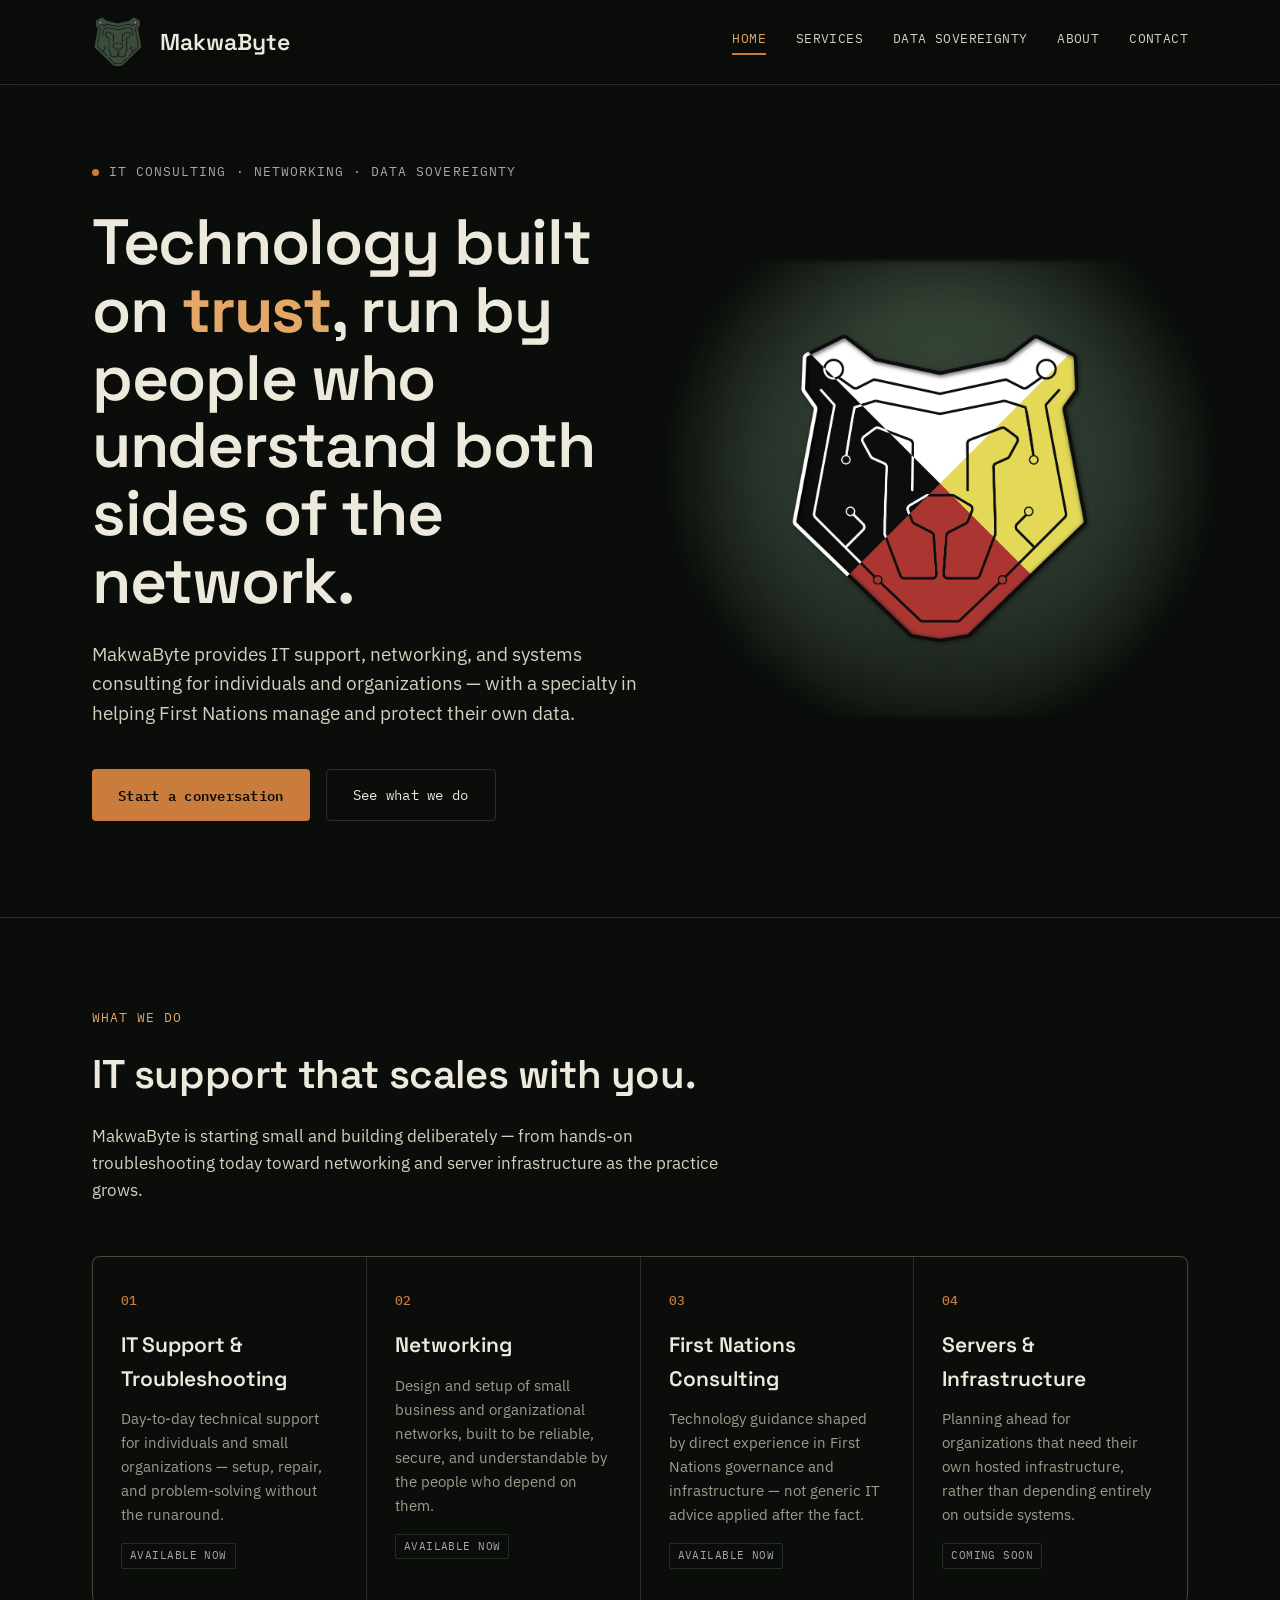
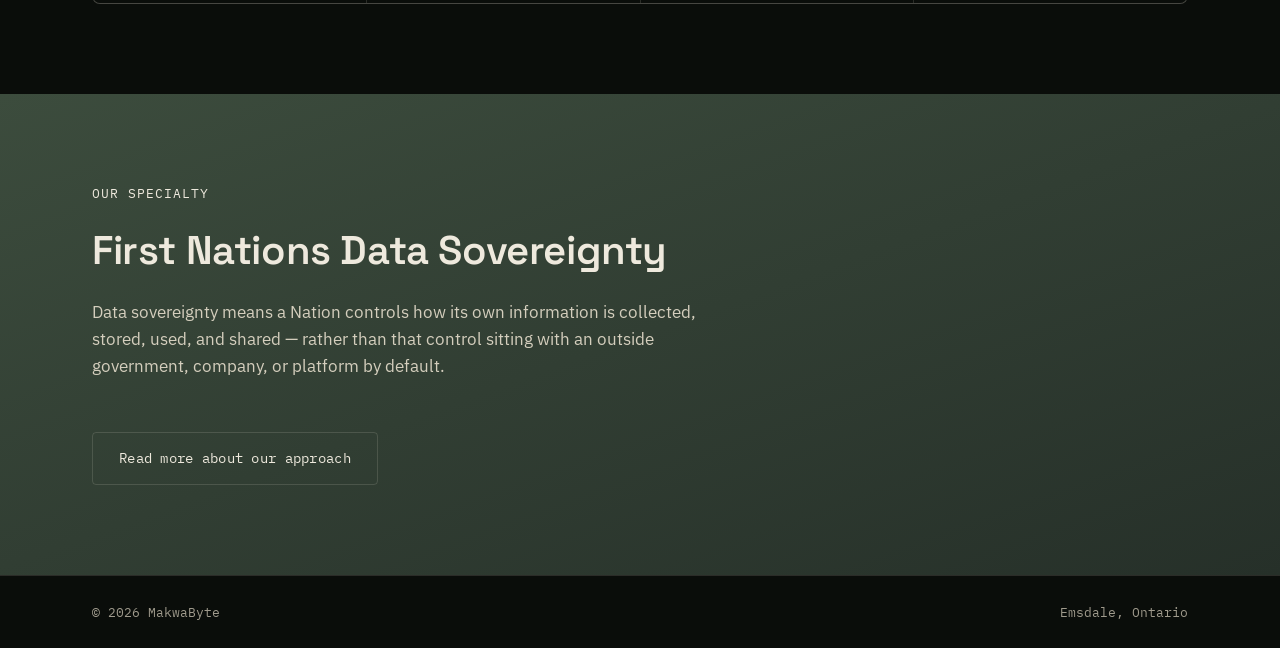
<file: index.html>
<!DOCTYPE html>
<html lang="en">
<head>
<meta charset="UTF-8">
<meta name="viewport" content="width=device-width, initial-scale=1.0">
<title>MakwaByte — IT Consulting &amp; First Nations Data Sovereignty</title>
<meta name="description" content="MakwaByte provides IT consulting, networking, and technology services, with a specialty in First Nations data sovereignty.">
<link rel="preconnect" href="https://fonts.googleapis.com">
<link rel="preconnect" href="https://fonts.gstatic.com" crossorigin>
<link href="https://fonts.googleapis.com/css2?family=Space+Grotesk:wght@500;600;700&family=IBM+Plex+Sans:wght@400;500&family=IBM+Plex+Mono:wght@400;500&display=swap" rel="stylesheet">
<link rel="stylesheet" href="style.css">
<link rel="icon" type="image/png" sizes="32x32" href="assets/favicon-64.png">
<link rel="apple-touch-icon" href="assets/favicon-180.png">
</head>
<body>

<header>
  <div class="header-inner">
    <a href="index.html" class="logo">
      <img src="assets/logo-icon-green.png" alt="MakwaByte" class="logo-mark">
      MakwaByte
    </a>
    <nav>
      <a href="index.html" aria-current="page">Home</a>
      <a href="services.html">Services</a>
      <a href="sovereignty.html">Data Sovereignty</a>
      <a href="about.html">About</a>
      <a href="contact.html">Contact</a>
    </nav>
  </div>
</header>

<main>

  <section class="home-hero">
    <div class="wrap">
      <div>
        <span class="eyebrow">IT Consulting · Networking · Data Sovereignty</span>
        <h1>Technology built on <em>trust</em>, run by people who understand both sides of the network.</h1>
        <p class="hero-sub">MakwaByte provides IT support, networking, and systems consulting for individuals and organizations — with a specialty in helping First Nations manage and protect their own data.</p>
        <div class="cta-row">
          <a href="contact.html" class="btn btn-primary">Start a conversation</a>
          <a href="services.html" class="btn btn-ghost">See what we do</a>
        </div>
      </div>
      <div class="hero-visual">
        <img src="assets/logo-icon.png" alt="MakwaByte logo mark">
      </div>
    </div>
  </section>

  <hr class="divider">

  <section id="services">
    <div class="wrap">
      <div class="section-head">
        <span class="section-label">What we do</span>
        <h2>IT support that scales with you.</h2>
        <p>MakwaByte is starting small and building deliberately — from hands-on troubleshooting today toward networking and server infrastructure as the practice grows.</p>
      </div>
      <div class="services-grid">
        <div class="service-card">
          <span class="service-index">01</span>
          <h3>IT Support &amp; Troubleshooting</h3>
          <p>Day-to-day technical support for individuals and small organizations — setup, repair, and problem-solving without the runaround.</p>
          <span class="tag">Available now</span>
        </div>
        <div class="service-card">
          <span class="service-index">02</span>
          <h3>Networking</h3>
          <p>Design and setup of small business and organizational networks, built to be reliable, secure, and understandable by the people who depend on them.</p>
          <span class="tag">Available now</span>
        </div>
        <div class="service-card">
          <span class="service-index">03</span>
          <h3>First Nations Consulting</h3>
          <p>Technology guidance shaped by direct experience in First Nations governance and infrastructure — not generic IT advice applied after the fact.</p>
          <span class="tag">Available now</span>
        </div>
        <div class="service-card">
          <span class="service-index">04</span>
          <h3>Servers &amp; Infrastructure</h3>
          <p>Planning ahead for organizations that need their own hosted infrastructure, rather than depending entirely on outside systems.</p>
          <span class="tag">Coming Soon</span>
        </div>
      </div>
    </div>
  </section>

  <section class="section-green">
    <div class="wrap">
      <div class="section-head">
        <span class="section-label">Our specialty</span>
        <h2>First Nations Data Sovereignty</h2>
        <p>Data sovereignty means a Nation controls how its own information is collected, stored, used, and shared — rather than that control sitting with an outside government, company, or platform by default.</p>
      </div>
      <a href="sovereignty.html" class="btn btn-ghost">Read more about our approach</a>
    </div>
  </section>

</main>

<footer>
  <div class="wrap footer-inner">
    <span>© 2026 MakwaByte</span>
    <span>Emsdale, Ontario</span>
  </div>
</footer>

<!-- Cloudflare Web Analytics --><script type='module' src='https://static.cloudflareinsights.com/beacon.min.js' data-cf-beacon='{"token": "6eedadbd416c4923acf4580f31ecd2ab"}'></script><!-- End Cloudflare Web Analytics -->
</body>
</html>
</file>
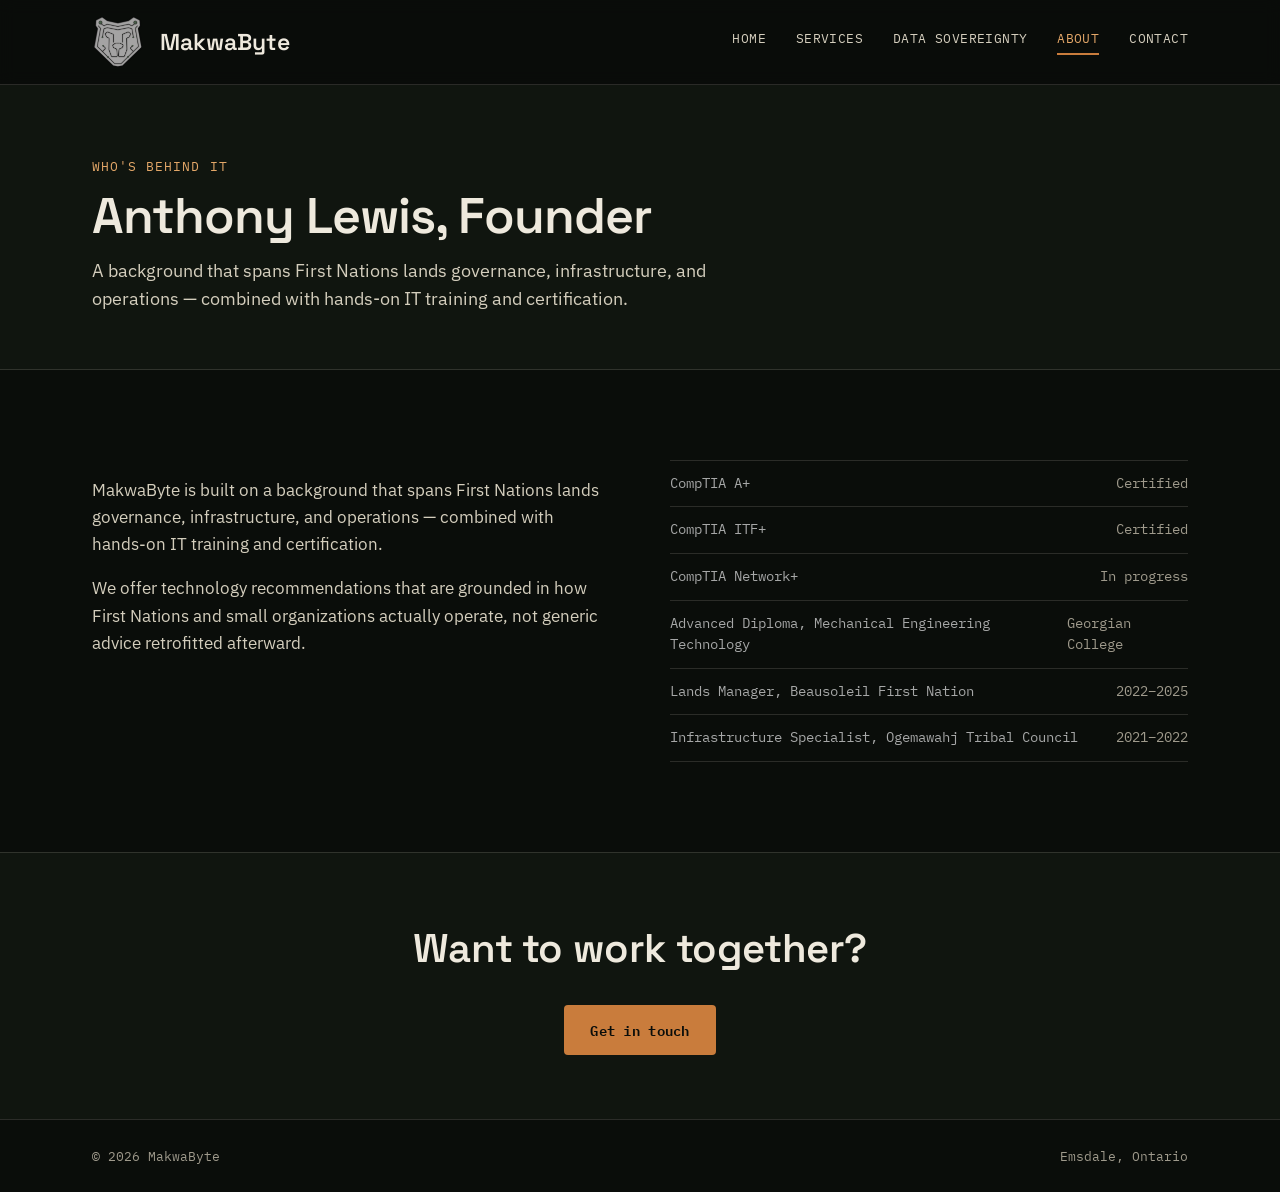
<file: about.html>
<!DOCTYPE html>
<html lang="en">
<head>
<meta charset="UTF-8">
<meta name="viewport" content="width=device-width, initial-scale=1.0">
<title>About — MakwaByte</title>
<link rel="preconnect" href="https://fonts.googleapis.com">
<link rel="preconnect" href="https://fonts.gstatic.com" crossorigin>
<link href="https://fonts.googleapis.com/css2?family=Space+Grotesk:wght@500;600;700&family=IBM+Plex+Sans:wght@400;500&family=IBM+Plex+Mono:wght@400;500&display=swap" rel="stylesheet">
<link rel="stylesheet" href="style.css">
<link rel="icon" type="image/png" sizes="32x32" href="assets/favicon-64.png">
<link rel="apple-touch-icon" href="assets/favicon-180.png">
</head>
<body>

<header>
  <div class="header-inner">
    <a href="index.html" class="logo">
      <img src="assets/logo-icon-about.png" alt="MakwaByte" class="logo-mark">
      MakwaByte
    </a>
    <nav>
      <a href="index.html">Home</a>
      <a href="services.html">Services</a>
      <a href="sovereignty.html">Data Sovereignty</a>
      <a href="about.html" aria-current="page">About</a>
      <a href="contact.html">Contact</a>
    </nav>
  </div>
</header>

<main>

  <section class="page-hero">
    <div class="wrap">
      <span class="section-label">Who's behind it</span>
      <h1>Anthony Lewis, Founder</h1>
      <p>A background that spans First Nations lands governance, infrastructure, and operations — combined with hands-on IT training and certification.</p>
    </div>
  </section>

  <section>
    <div class="wrap">
      <div class="about-grid">
        <div>
          <p>MakwaByte is built on a background that spans First Nations lands governance, infrastructure, and operations — combined with hands-on IT training and certification.</p>
          <p>We offer technology recommendations that are grounded in how First Nations and small organizations actually operate, not generic advice retrofitted afterward.</p>
        </div>
        <ul class="cred-list">
          <li><span>CompTIA A+</span><span class="yr">Certified</span></li>
          <li><span>CompTIA ITF+</span><span class="yr">Certified</span></li>
          <li><span>CompTIA Network+</span><span class="yr">In progress</span></li>
          <li><span>Advanced Diploma, Mechanical Engineering Technology</span><span class="yr">Georgian College</span></li>
          <li><span>Lands Manager, Beausoleil First Nation</span><span class="yr">2022–2025</span></li>
          <li><span>Infrastructure Specialist, Ogemawahj Tribal Council</span><span class="yr">2021–2022</span></li>
        </ul>
      </div>
    </div>
  </section>

  <section class="cta-band">
    <div class="wrap">
      <h2>Want to work together?</h2>
      <div class="cta-row">
        <a href="contact.html" class="btn btn-primary">Get in touch</a>
      </div>
    </div>
  </section>

</main>

<footer>
  <div class="wrap footer-inner">
    <span>© 2026 MakwaByte</span>
    <span>Emsdale, Ontario</span>
  </div>
</footer>

<!-- Cloudflare Web Analytics --><script type='module' src='https://static.cloudflareinsights.com/beacon.min.js' data-cf-beacon='{"token": "6eedadbd416c4923acf4580f31ecd2ab"}'></script><!-- End Cloudflare Web Analytics -->
</body>
</html>
</file>
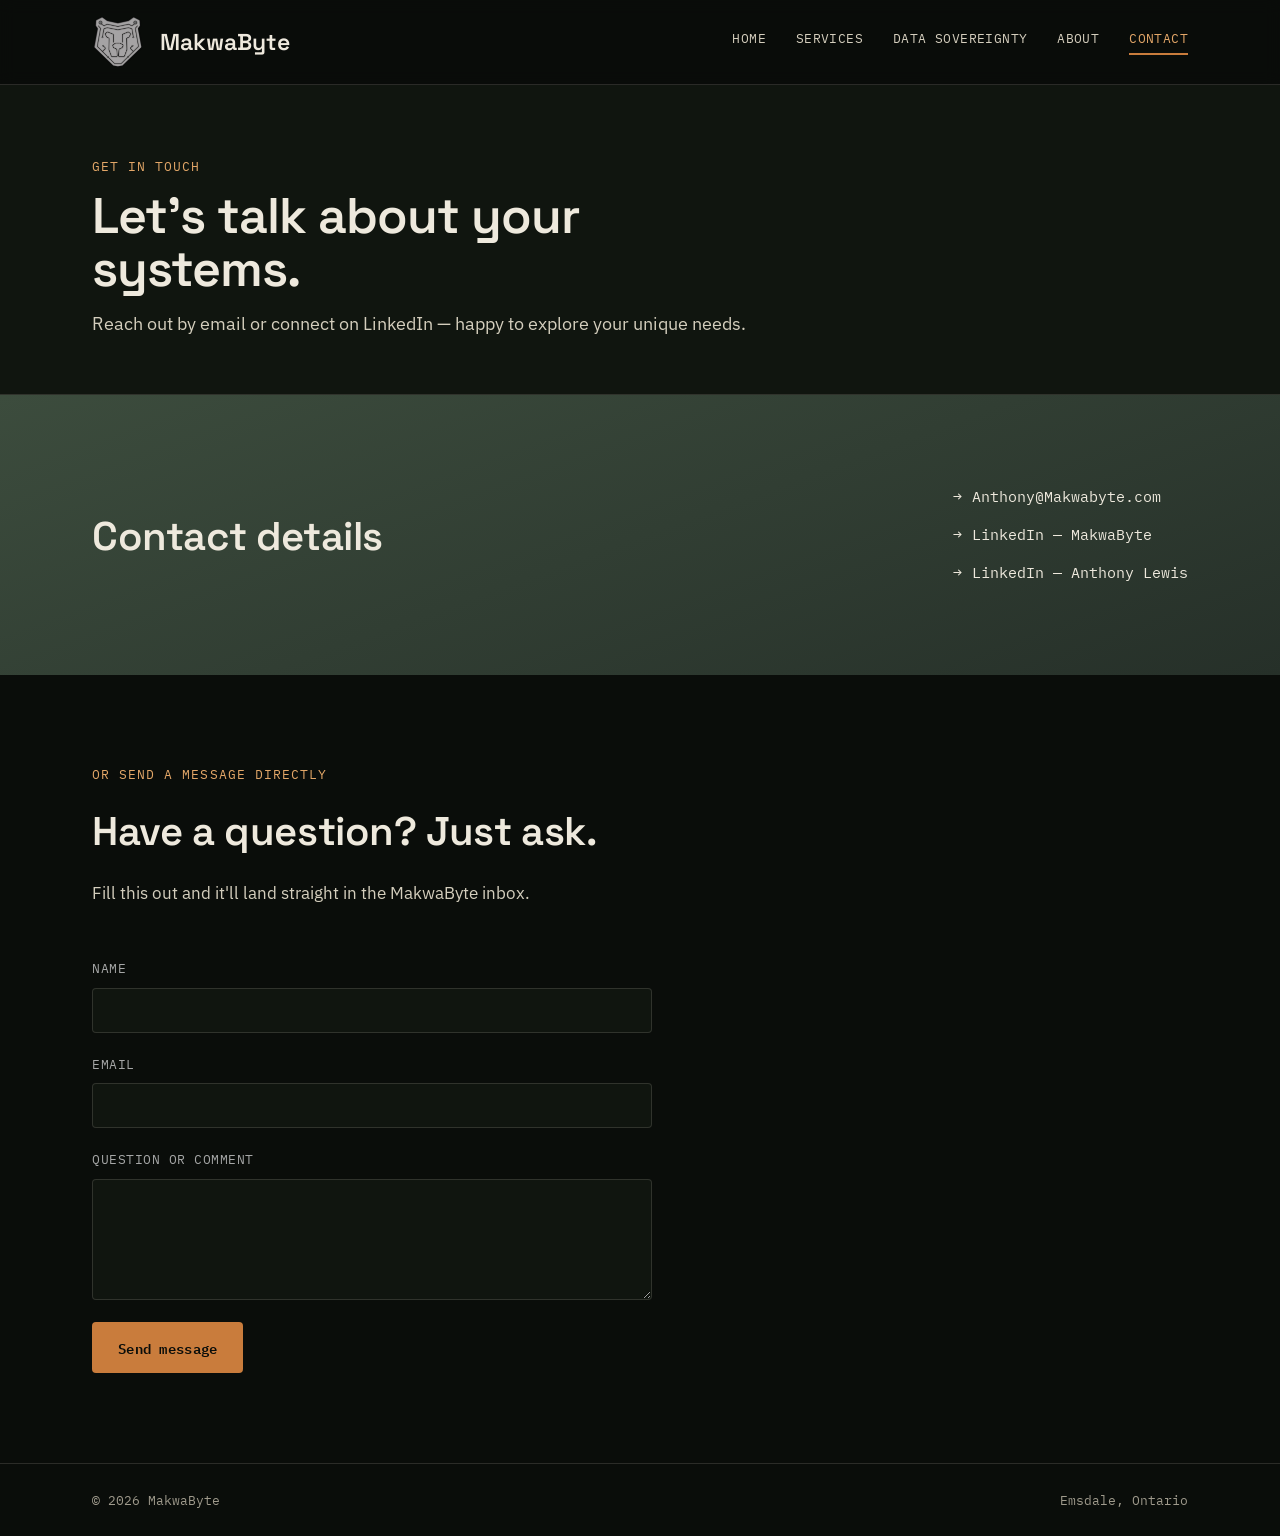
<file: contact.html>
<!DOCTYPE html>
<html lang="en">
<head>
<meta charset="UTF-8">
<meta name="viewport" content="width=device-width, initial-scale=1.0">
<title>Contact — MakwaByte</title>
<link rel="preconnect" href="https://fonts.googleapis.com">
<link rel="preconnect" href="https://fonts.gstatic.com" crossorigin>
<link href="https://fonts.googleapis.com/css2?family=Space+Grotesk:wght@500;600;700&family=IBM+Plex+Sans:wght@400;500&family=IBM+Plex+Mono:wght@400;500&display=swap" rel="stylesheet">
<link rel="stylesheet" href="style.css">
<link rel="icon" type="image/png" sizes="32x32" href="assets/favicon-64.png">
<link rel="apple-touch-icon" href="assets/favicon-180.png">
</head>
<body>

<header>
  <div class="header-inner">
    <a href="index.html" class="logo">
      <img src="assets/logo-icon-contact.png" alt="MakwaByte" class="logo-mark">
      MakwaByte
    </a>
    <nav>
      <a href="index.html">Home</a>
      <a href="services.html">Services</a>
      <a href="sovereignty.html">Data Sovereignty</a>
      <a href="about.html">About</a>
      <a href="contact.html" aria-current="page">Contact</a>
    </nav>
  </div>
</header>

<main>

  <section class="page-hero">
    <div class="wrap">
      <span class="section-label">Get in touch</span>
      <h1>Let's talk about your systems.</h1>
      <p>Reach out by email or connect on LinkedIn — happy to explore your unique needs.</p>
    </div>
  </section>

  <section class="section-green">
    <div class="wrap contact-inner">
      <div>
        <h2>Contact details</h2>
      </div>
      <div class="contact-links">
        <a href="mailto:Anthony@Makwabyte.com">Anthony@Makwabyte.com</a>
        <a href="https://www.linkedin.com/company/makwabyte/" target="_blank" rel="noopener">LinkedIn — MakwaByte</a>
        <a href="https://www.linkedin.com/in/anthony-lewis-67758228b/" target="_blank" rel="noopener">LinkedIn — Anthony Lewis</a>
      </div>
    </div>
  </section>

  <section>
    <div class="wrap">
      <div class="section-head">
        <span class="section-label">Or send a message directly</span>
        <h2>Have a question? Just ask.</h2>
        <p>Fill this out and it'll land straight in the MakwaByte inbox.</p>
      </div>
      <form class="contact-form" action="https://formsubmit.co/Anthony@Makwabyte.com" method="POST">
        <input type="hidden" name="_subject" value="New message from MakwaByte website">
        <input type="hidden" name="_template" value="table">
        <div class="form-row">
          <label for="name">Name</label>
          <input type="text" id="name" name="Name" required>
        </div>
        <div class="form-row">
          <label for="email">Email</label>
          <input type="email" id="email" name="Email" required>
        </div>
        <div class="form-row">
          <label for="message">Question or comment</label>
          <textarea id="message" name="Message" rows="5" required></textarea>
        </div>
        <button type="submit" class="btn btn-primary">Send message</button>
      </form>
    </div>
  </section>

</main>

<footer>
  <div class="wrap footer-inner">
    <span>© 2026 MakwaByte</span>
    <span>Emsdale, Ontario</span>
  </div>
</footer>

<!-- Cloudflare Web Analytics --><script type='module' src='https://static.cloudflareinsights.com/beacon.min.js' data-cf-beacon='{"token": "6eedadbd416c4923acf4580f31ecd2ab"}'></script><!-- End Cloudflare Web Analytics -->
</body>
</html>
</file>
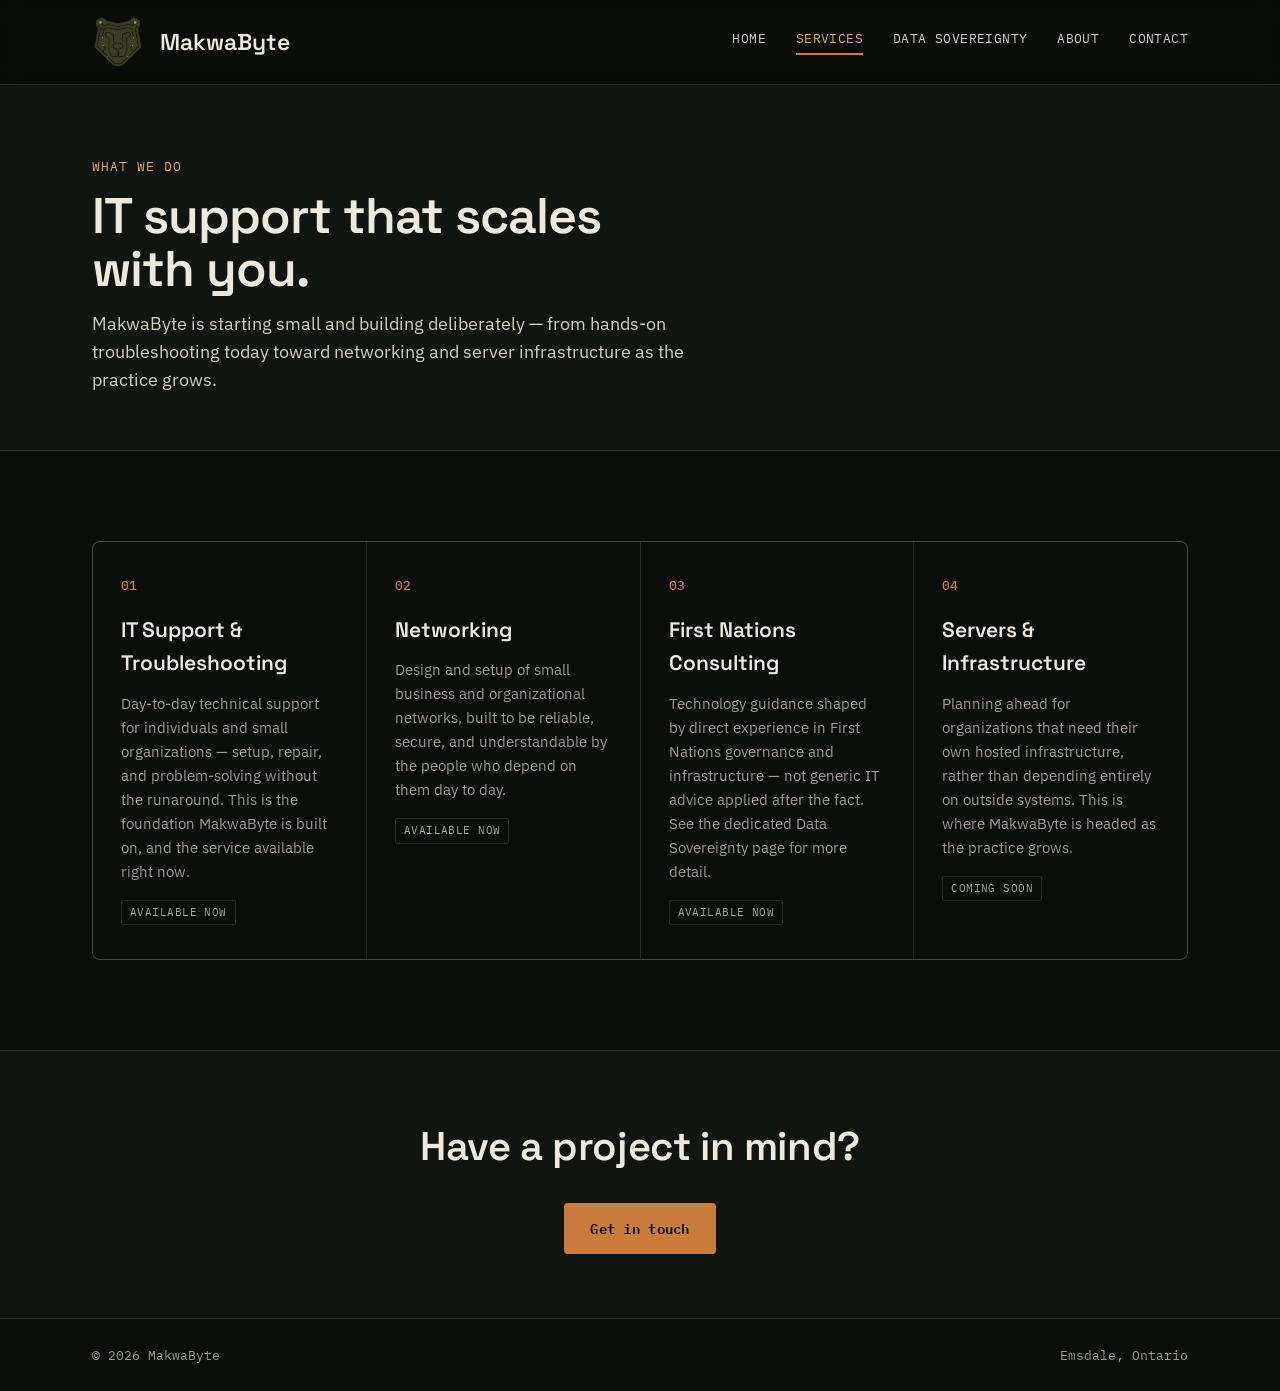
<file: services.html>
<!DOCTYPE html>
<html lang="en">
<head>
<meta charset="UTF-8">
<meta name="viewport" content="width=device-width, initial-scale=1.0">
<title>Services — MakwaByte</title>
<link rel="preconnect" href="https://fonts.googleapis.com">
<link rel="preconnect" href="https://fonts.gstatic.com" crossorigin>
<link href="https://fonts.googleapis.com/css2?family=Space+Grotesk:wght@500;600;700&family=IBM+Plex+Sans:wght@400;500&family=IBM+Plex+Mono:wght@400;500&display=swap" rel="stylesheet">
<link rel="stylesheet" href="style.css">
<link rel="icon" type="image/png" sizes="32x32" href="assets/favicon-64.png">
<link rel="apple-touch-icon" href="assets/favicon-180.png">
</head>
<body>

<header>
  <div class="header-inner">
    <a href="index.html" class="logo">
      <img src="assets/logo-icon-services.png" alt="MakwaByte" class="logo-mark">
      MakwaByte
    </a>
    <nav>
      <a href="index.html">Home</a>
      <a href="services.html" aria-current="page">Services</a>
      <a href="sovereignty.html">Data Sovereignty</a>
      <a href="about.html">About</a>
      <a href="contact.html">Contact</a>
    </nav>
  </div>
</header>

<main>

  <section class="page-hero">
    <div class="wrap">
      <span class="section-label">What we do</span>
      <h1>IT support that scales with you.</h1>
      <p>MakwaByte is starting small and building deliberately — from hands-on troubleshooting today toward networking and server infrastructure as the practice grows.</p>
    </div>
  </section>

  <section>
    <div class="wrap">
      <div class="services-grid">
        <div class="service-card">
          <span class="service-index">01</span>
          <h3>IT Support &amp; Troubleshooting</h3>
          <p>Day-to-day technical support for individuals and small organizations — setup, repair, and problem-solving without the runaround. This is the foundation MakwaByte is built on, and the service available right now.</p>
          <span class="tag">Available now</span>
        </div>
        <div class="service-card">
          <span class="service-index">02</span>
          <h3>Networking</h3>
          <p>Design and setup of small business and organizational networks, built to be reliable, secure, and understandable by the people who depend on them day to day.</p>
          <span class="tag">Available now</span>
        </div>
        <div class="service-card">
          <span class="service-index">03</span>
          <h3>First Nations Consulting</h3>
          <p>Technology guidance shaped by direct experience in First Nations governance and infrastructure — not generic IT advice applied after the fact. See the dedicated Data Sovereignty page for more detail.</p>
          <span class="tag">Available now</span>
        </div>
        <div class="service-card">
          <span class="service-index">04</span>
          <h3>Servers &amp; Infrastructure</h3>
          <p>Planning ahead for organizations that need their own hosted infrastructure, rather than depending entirely on outside systems. This is where MakwaByte is headed as the practice grows.</p>
          <span class="tag">Coming Soon</span>
        </div>
      </div>
    </div>
  </section>

  <section class="cta-band">
    <div class="wrap">
      <h2>Have a project in mind?</h2>
      <div class="cta-row">
        <a href="contact.html" class="btn btn-primary">Get in touch</a>
      </div>
    </div>
  </section>

</main>

<footer>
  <div class="wrap footer-inner">
    <span>© 2026 MakwaByte</span>
    <span>Emsdale, Ontario</span>
  </div>
</footer>

<!-- Cloudflare Web Analytics --><script type='module' src='https://static.cloudflareinsights.com/beacon.min.js' data-cf-beacon='{"token": "6eedadbd416c4923acf4580f31ecd2ab"}'></script><!-- End Cloudflare Web Analytics -->
</body>
</html>
</file>
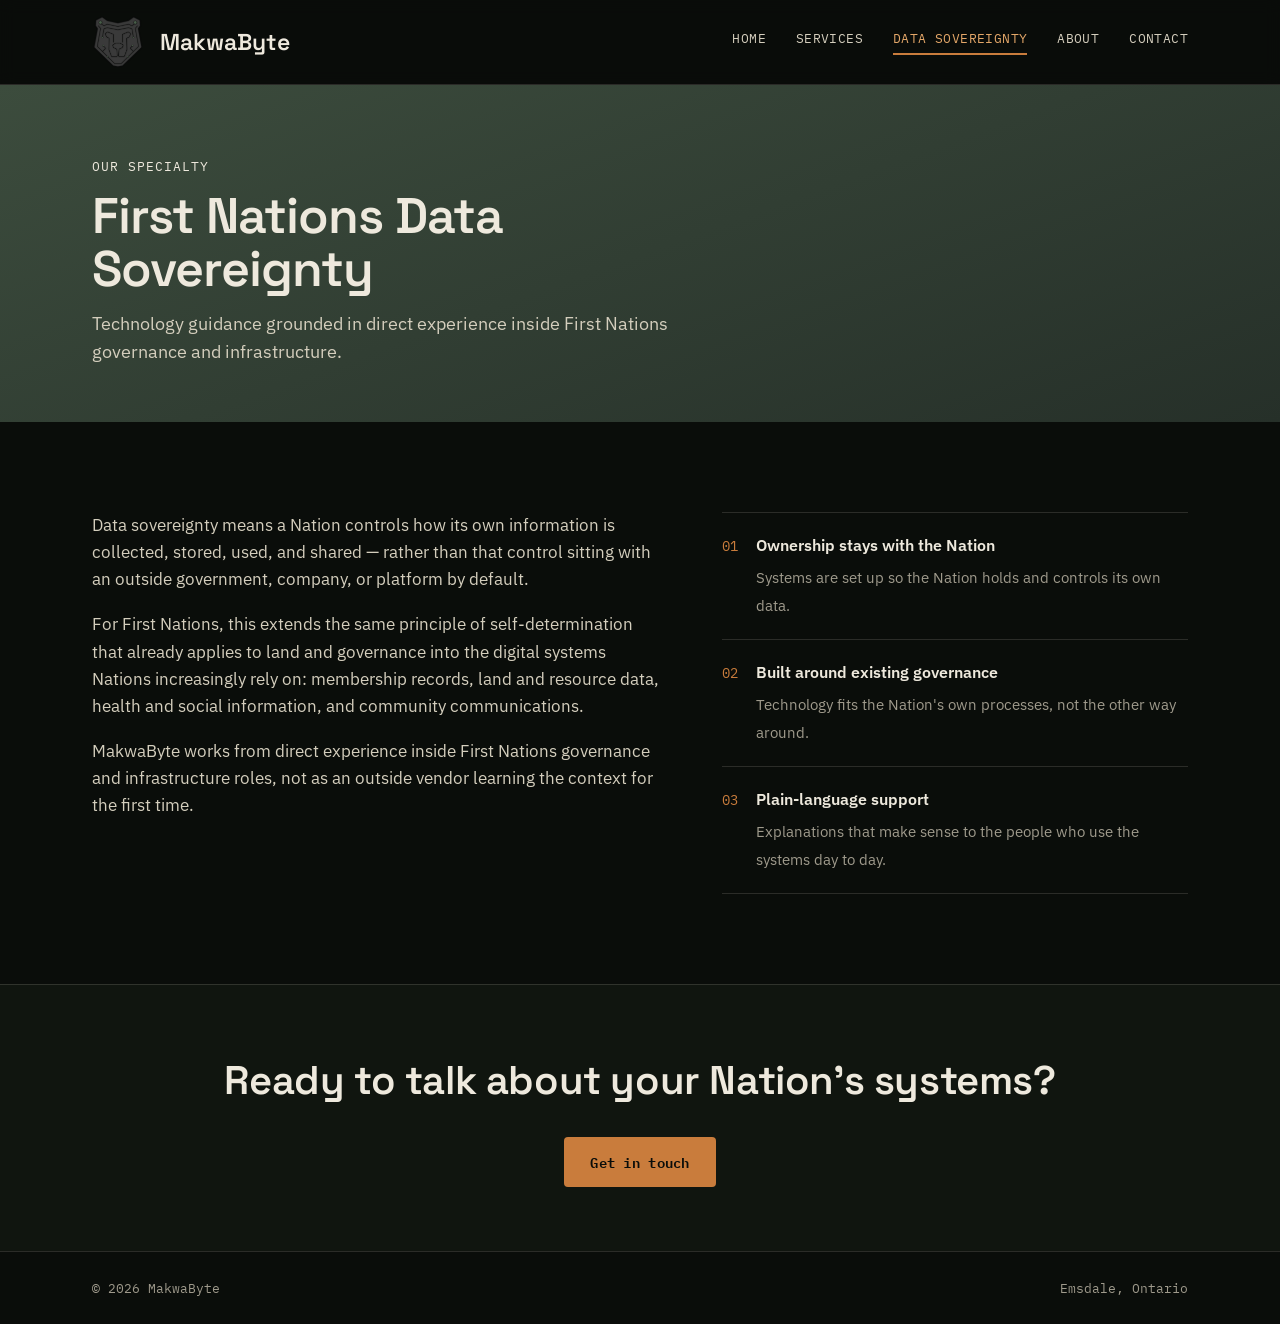
<file: sovereignty.html>
<!DOCTYPE html>
<html lang="en">
<head>
<meta charset="UTF-8">
<meta name="viewport" content="width=device-width, initial-scale=1.0">
<title>Data Sovereignty — MakwaByte</title>
<link rel="preconnect" href="https://fonts.googleapis.com">
<link rel="preconnect" href="https://fonts.gstatic.com" crossorigin>
<link href="https://fonts.googleapis.com/css2?family=Space+Grotesk:wght@500;600;700&family=IBM+Plex+Sans:wght@400;500&family=IBM+Plex+Mono:wght@400;500&display=swap" rel="stylesheet">
<link rel="stylesheet" href="style.css">
<link rel="icon" type="image/png" sizes="32x32" href="assets/favicon-64.png">
<link rel="apple-touch-icon" href="assets/favicon-180.png">
</head>
<body>

<header>
  <div class="header-inner">
    <a href="index.html" class="logo">
      <img src="assets/logo-icon-sovereignty.png" alt="MakwaByte" class="logo-mark">
      MakwaByte
    </a>
    <nav>
      <a href="index.html">Home</a>
      <a href="services.html">Services</a>
      <a href="sovereignty.html" aria-current="page">Data Sovereignty</a>
      <a href="about.html">About</a>
      <a href="contact.html">Contact</a>
    </nav>
  </div>
</header>

<main>

  <section class="page-hero" style="background: linear-gradient(160deg, var(--brand-green) 0%, var(--brand-green-deep) 100%); border-bottom: none;">
    <div class="wrap">
      <span class="section-label" style="color: var(--cream-100);">Our specialty</span>
      <h1>First Nations Data Sovereignty</h1>
      <p>Technology guidance grounded in direct experience inside First Nations governance and infrastructure.</p>
    </div>
  </section>

  <section>
    <div class="wrap">
      <div class="focus-block">
        <div>
          <p>Data sovereignty means a Nation controls how its own information is collected, stored, used, and shared — rather than that control sitting with an outside government, company, or platform by default.</p>
          <p>For First Nations, this extends the same principle of self-determination that already applies to land and governance into the digital systems Nations increasingly rely on: membership records, land and resource data, health and social information, and community communications.</p>
          <p>MakwaByte works from direct experience inside First Nations governance and infrastructure roles, not as an outside vendor learning the context for the first time.</p>
        </div>
        <ul class="principle-list">
          <li>
            <span class="principle-num">01</span>
            <div>
              <h4>Ownership stays with the Nation</h4>
              <span class="detail">Systems are set up so the Nation holds and controls its own data.</span>
            </div>
          </li>
          <li>
            <span class="principle-num">02</span>
            <div>
              <h4>Built around existing governance</h4>
              <span class="detail">Technology fits the Nation's own processes, not the other way around.</span>
            </div>
          </li>
          <li>
            <span class="principle-num">03</span>
            <div>
              <h4>Plain-language support</h4>
              <span class="detail">Explanations that make sense to the people who use the systems day to day.</span>
            </div>
          </li>
        </ul>
      </div>
    </div>
  </section>

  <section class="cta-band">
    <div class="wrap">
      <h2>Ready to talk about your Nation's systems?</h2>
      <div class="cta-row">
        <a href="contact.html" class="btn btn-primary">Get in touch</a>
      </div>
    </div>
  </section>

</main>

<footer>
  <div class="wrap footer-inner">
    <span>© 2026 MakwaByte</span>
    <span>Emsdale, Ontario</span>
  </div>
</footer>

<!-- Cloudflare Web Analytics --><script type='module' src='https://static.cloudflareinsights.com/beacon.min.js' data-cf-beacon='{"token": "6eedadbd416c4923acf4580f31ecd2ab"}'></script><!-- End Cloudflare Web Analytics -->
</body>
</html>
</file>
<file: style.css>
/* ============================================
   MakwaByte — Design Tokens
   ============================================ */
:root {
  --forest-950: #0a0d0a;
  --forest-900: #10150f;
  --forest-800: #1a221a;
  --forest-700: #232d24;
  --brand-green: #3c4c3d;
  --brand-green-light: #5c7860;
  --brand-green-deep: #263029;
  --line: rgba(238, 233, 221, 0.14);

  --amber-300: #e3a768;
  --amber-500: #c97c3c;
  --amber-600: #a8632c;

  --grey-300: #a6a7a7;
  --grey-400: #8a8b8b;

  --cream-100: #eee9dd;
  --cream-200: #d4cebd;
  --cream-400: #9f9a8c;

  --font-display: "Space Grotesk", sans-serif;
  --font-body: "IBM Plex Sans", sans-serif;
  --font-mono: "IBM Plex Mono", monospace;

  --container: 1160px;
}

* { box-sizing: border-box; }
html { scroll-behavior: smooth; }

body {
  margin: 0;
  background: var(--forest-950);
  color: var(--cream-100);
  font-family: var(--font-body);
  font-size: 17px;
  line-height: 1.6;
  -webkit-font-smoothing: antialiased;
}
a { color: inherit; }
img { max-width: 100%; display: block; }

.wrap {
  max-width: var(--container);
  margin: 0 auto;
  padding: 0 32px;
}

/* ============================================
   Header
   ============================================ */
header {
  position: sticky;
  top: 0;
  z-index: 20;
  background: rgba(10, 13, 10, 0.92);
  backdrop-filter: blur(8px);
  border-bottom: 1px solid var(--line);
}
.header-inner {
  display: flex;
  align-items: center;
  justify-content: space-between;
  gap: 24px;
  padding: 16px 32px;
  max-width: var(--container);
  margin: 0 auto;
}
.logo {
  display: flex;
  align-items: center;
  gap: 16px;
  font-family: var(--font-display);
  font-size: 23px;
  font-weight: 600;
  letter-spacing: 0;
  text-decoration: none;
  white-space: nowrap;
}
.logo-mark {
  width: 52px;
  height: 52px;
  object-fit: contain;
  flex-shrink: 0;
}
nav {
  display: flex;
  gap: 30px;
  font-family: var(--font-mono);
  font-size: 13px;
  letter-spacing: 0.03em;
  text-transform: uppercase;
}
nav a {
  text-decoration: none;
  color: var(--cream-200);
  padding-bottom: 3px;
  border-bottom: 2px solid transparent;
}
nav a:hover { color: var(--amber-300); }
nav a[aria-current="page"] {
  color: var(--amber-300);
  border-bottom-color: var(--amber-500);
}
.nav-toggle { display: none; }

@media (max-width: 760px) {
  nav { display: none; }
}

/* ============================================
   Page hero (used on every page, sized down on inner pages)
   ============================================ */
.page-hero {
  padding: 72px 0 56px;
  border-bottom: 1px solid var(--line);
  background: var(--forest-900);
}
.page-hero .section-label { margin-bottom: 12px; }
.page-hero h1 {
  font-family: var(--font-display);
  font-size: clamp(34px, 5vw, 50px);
  font-weight: 600;
  letter-spacing: -0.02em;
  margin: 0 0 14px;
  max-width: 18ch;
}
.page-hero p {
  color: var(--cream-200);
  max-width: 60ch;
  margin: 0;
  font-size: 17.5px;
}

/* ============================================
   Home hero (split layout with logo visual panel)
   ============================================ */
.home-hero {
  padding: 72px 0 96px;
  overflow: hidden;
}
.home-hero .wrap {
  display: grid;
  grid-template-columns: 1.05fr 0.95fr;
  gap: 56px;
  align-items: center;
}
@media (max-width: 900px) {
  .home-hero .wrap { grid-template-columns: 1fr; }
}
.eyebrow {
  font-family: var(--font-mono);
  font-size: 13px;
  letter-spacing: 0.08em;
  text-transform: uppercase;
  color: var(--grey-300);
  display: inline-flex;
  align-items: center;
  gap: 10px;
  margin-bottom: 26px;
}
.eyebrow::before {
  content: "";
  width: 7px;
  height: 7px;
  border-radius: 50%;
  background: var(--amber-500);
  display: inline-block;
}
h1 {
  font-family: var(--font-display);
  font-weight: 600;
  font-size: clamp(38px, 5.4vw, 64px);
  line-height: 1.06;
  letter-spacing: -0.02em;
  margin: 0 0 24px;
}
h1 em {
  font-style: normal;
  font-weight: 700;
  color: var(--amber-300);
}
.hero-sub {
  font-size: 18.5px;
  color: var(--cream-200);
  max-width: 50ch;
  margin: 0 0 40px;
}
.cta-row {
  display: flex;
  gap: 16px;
  flex-wrap: wrap;
}
.btn {
  display: inline-flex;
  align-items: center;
  gap: 10px;
  padding: 14px 26px;
  border-radius: 4px;
  font-family: var(--font-mono);
  font-size: 14px;
  letter-spacing: 0.02em;
  text-decoration: none;
  transition: transform 0.15s ease, background 0.15s ease;
}
.btn-primary {
  background: var(--amber-500);
  color: var(--forest-950);
  font-weight: 600;
}
.btn-primary:hover { background: var(--amber-300); transform: translateY(-1px); }
.btn-ghost {
  border: 1px solid var(--line);
  color: var(--cream-100);
}
.btn-ghost:hover { border-color: var(--brand-green-light); color: var(--cream-100); background: var(--forest-800); }

.hero-visual {
  position: relative;
  display: flex;
  align-items: center;
  justify-content: center;
  min-height: 380px;
}
.hero-visual::before {
  content: "";
  position: absolute;
  inset: -10%;
  background: radial-gradient(circle at 50% 45%, var(--brand-green-light) 0%, var(--brand-green) 40%, transparent 72%);
  filter: blur(2px);
  opacity: 0.85;
}
.hero-visual img {
  position: relative;
  width: 62%;
  max-width: 380px;
  filter: drop-shadow(0 20px 50px rgba(0,0,0,0.45));
}

/* ============================================
   Section scaffolding
   ============================================ */
section { position: relative; padding: 90px 0; }
.section-alt { background: var(--forest-900); }
.section-green {
  background: linear-gradient(160deg, var(--brand-green) 0%, var(--brand-green-deep) 100%);
}
.section-green h2, .section-green .section-label { color: var(--cream-100); }
.section-head {
  max-width: 640px;
  margin-bottom: 52px;
}
.section-label {
  font-family: var(--font-mono);
  font-size: 13px;
  letter-spacing: 0.08em;
  text-transform: uppercase;
  color: var(--amber-300);
  margin-bottom: 14px;
  display: block;
}
h2 {
  font-family: var(--font-display);
  font-size: clamp(28px, 3.6vw, 40px);
  font-weight: 600;
  margin: 0 0 16px;
  letter-spacing: -0.01em;
}
.section-head p {
  color: var(--cream-200);
  font-size: 17px;
  margin: 0;
}
.divider {
  border: none;
  border-top: 1px solid var(--line);
  margin: 0;
}

/* ============================================
   Services grid
   ============================================ */
.services-grid {
  display: grid;
  grid-template-columns: repeat(auto-fit, minmax(260px, 1fr));
  gap: 1px;
  background: var(--line);
  border: 1px solid var(--line);
  border-radius: 8px;
  overflow: hidden;
}
.service-card {
  background: var(--forest-950);
  padding: 34px 28px;
  transition: background 0.2s ease;
}
.section-alt .service-card { background: var(--forest-900); }
.service-card:hover { background: var(--forest-800); }
.service-index {
  font-family: var(--font-mono);
  font-size: 13px;
  color: var(--amber-500);
  display: block;
  margin-bottom: 16px;
  font-weight: 500;
}
.service-card h3 {
  font-family: var(--font-display);
  font-size: 21px;
  font-weight: 600;
  margin: 0 0 12px;
}
.service-card p {
  color: var(--cream-400);
  font-size: 15px;
  margin: 0;
}
.tag {
  display: inline-block;
  font-family: var(--font-mono);
  font-size: 11px;
  letter-spacing: 0.04em;
  text-transform: uppercase;
  color: var(--grey-300);
  border: 1px solid var(--forest-700);
  border-radius: 2px;
  padding: 3px 8px;
  margin-top: 16px;
}

/* ============================================
   Sovereignty / focus content
   ============================================ */
.focus-block {
  display: grid;
  grid-template-columns: 1.1fr 0.9fr;
  gap: 60px;
  align-items: start;
}
@media (max-width: 860px) {
  .focus-block { grid-template-columns: 1fr; }
}
.focus-block p { color: var(--cream-200); margin: 0 0 18px; }
.principle-list {
  list-style: none;
  margin: 0;
  padding: 0;
  border-top: 1px solid var(--line);
}
.principle-list li {
  padding: 20px 0;
  border-bottom: 1px solid var(--line);
  display: flex;
  gap: 18px;
}
.principle-num {
  font-family: var(--font-mono);
  color: var(--amber-500);
  font-size: 14px;
  padding-top: 2px;
}
.principle-list h4 {
  font-family: var(--font-body);
  font-weight: 600;
  font-size: 16px;
  margin: 0 0 6px;
}
.principle-list span.detail {
  color: var(--cream-400);
  font-size: 14.5px;
}

/* ============================================
   About / credentials
   ============================================ */
.about-grid {
  display: grid;
  grid-template-columns: 1fr 1fr;
  gap: 60px;
}
@media (max-width: 860px) {
  .about-grid { grid-template-columns: 1fr; }
}
.about-grid p { color: var(--cream-200); }
.cred-list {
  list-style: none;
  margin: 0;
  padding: 0;
}
.cred-list li {
  font-family: var(--font-mono);
  font-size: 13.5px;
  color: var(--grey-300);
  padding: 12px 0;
  border-bottom: 1px solid var(--line);
  display: flex;
  justify-content: space-between;
  gap: 12px;
}
.cred-list li:first-child { border-top: 1px solid var(--line); }
.cred-list .yr { color: var(--cream-400); }

/* ============================================
   Contact
   ============================================ */
.contact-inner {
  display: flex;
  justify-content: space-between;
  align-items: flex-end;
  flex-wrap: wrap;
  gap: 36px;
}
.contact-links {
  display: flex;
  flex-direction: column;
  gap: 14px;
}
.contact-links a {
  text-decoration: none;
  font-family: var(--font-mono);
  font-size: 15px;
  color: var(--cream-100);
  display: inline-flex;
  align-items: center;
  gap: 10px;
}
.contact-links a:hover { color: var(--forest-950); }
.contact-links a::before {
  content: "→";
  color: var(--forest-950);
}
.section-green .contact-links a { color: var(--cream-100); }
.section-green .contact-links a::before { color: var(--cream-100); }
.section-green .contact-links a:hover { color: var(--amber-300); }
.section-green .contact-links a:hover::before { color: var(--amber-300); }

/* CTA band (bottom of inner pages) */
.cta-band {
  padding: 64px 0;
  background: var(--forest-900);
  border-top: 1px solid var(--line);
  text-align: center;
}
.cta-band h2 { margin-bottom: 24px; }
.cta-band .cta-row { justify-content: center; }

footer {
  border-top: 1px solid var(--line);
  padding: 26px 0;
  font-family: var(--font-mono);
  font-size: 12.5px;
  color: var(--cream-400);
}
.footer-inner {
  display: flex;
  justify-content: space-between;
  flex-wrap: wrap;
  gap: 10px;
}

/* ============================================
   Contact form
   ============================================ */
.contact-form {
  max-width: 560px;
  display: flex;
  flex-direction: column;
  gap: 22px;
}
.form-row {
  display: flex;
  flex-direction: column;
  gap: 8px;
}
.form-row label {
  font-family: var(--font-mono);
  font-size: 13px;
  letter-spacing: 0.04em;
  text-transform: uppercase;
  color: var(--grey-300);
}
.form-row input,
.form-row textarea {
  background: var(--forest-900);
  border: 1px solid var(--line);
  border-radius: 4px;
  padding: 12px 14px;
  color: var(--cream-100);
  font-family: var(--font-body);
  font-size: 15px;
  resize: vertical;
}
.form-row input:focus,
.form-row textarea:focus {
  outline: none;
  border-color: var(--amber-500);
}
.contact-form .btn-primary {
  align-self: flex-start;
  border: none;
  cursor: pointer;
}
</file>
